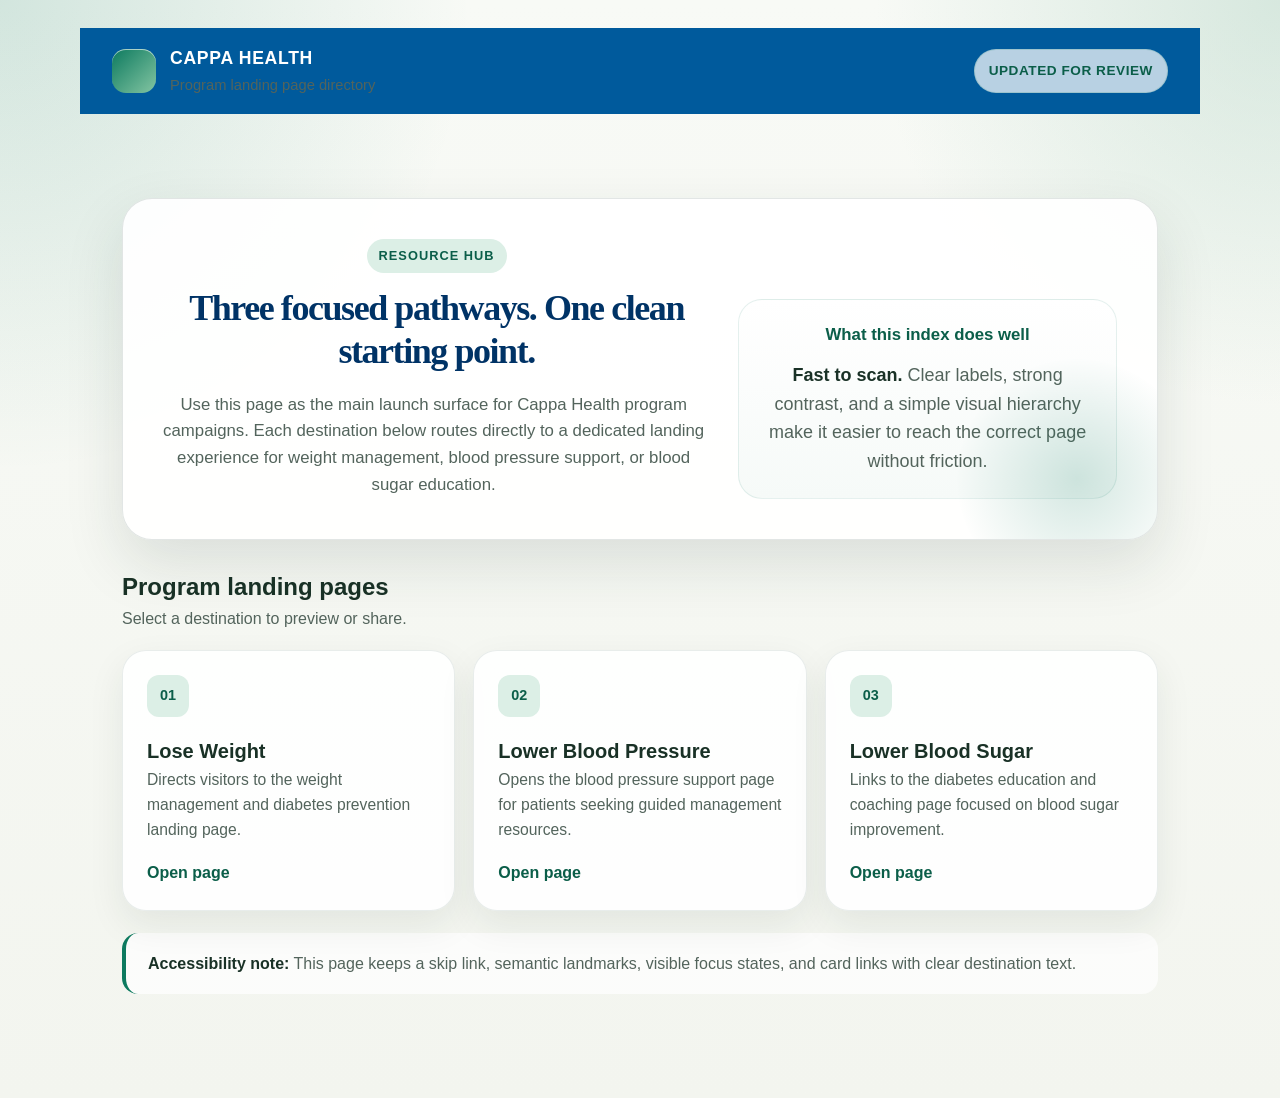
<file: index.html>
<!doctype html>
<html lang="en">
  <head>
    <meta charset="UTF-8" />
    <meta name="viewport" content="width=device-width, initial-scale=1.0" />
    <title>Cappa Health Program Landing Pages</title>
    <link rel="stylesheet" href="web.css" />
    <style>
      :root {
        --page-bg: #f3f5ef;
        --panel-bg: rgba(255, 255, 255, 0.92);
        --panel-border: rgba(21, 55, 44, 0.12);
        --ink: #193126;
        --muted: #53645c;
        --accent: #0d7a5f;
        --accent-deep: #0b5e49;
        --accent-soft: #dcefe6;
        --shadow: 0 24px 60px rgba(25, 49, 38, 0.12);
      }

      body {
        margin: 0;
        min-height: 100vh;
        font-family: "Avenir Next", "Segoe UI", sans-serif;
        color: var(--ink);
        background:
          radial-gradient(
            circle at top left,
            rgba(13, 122, 95, 0.16),
            transparent 28%
          ),
          radial-gradient(
            circle at top right,
            rgba(182, 214, 199, 0.5),
            transparent 24%
          ),
          linear-gradient(180deg, #f8faf6 0%, var(--page-bg) 100%);
      }

      .skip-link {
        z-index: 20;
      }

      .page-shell {
        width: min(1120px, calc(100% - 32px));
        margin: 0 auto;
        padding: 28px 0 56px;
      }

      .masthead {
        display: flex;
        align-items: center;
        justify-content: space-between;
        gap: 16px;
        margin-bottom: 36px;
      }

      .brand {
        display: flex;
        align-items: center;
        gap: 14px;
      }

      .brand-mark {
        width: 44px;
        height: 44px;
        border-radius: 14px;
        background: linear-gradient(135deg, var(--accent) 0%, #83c5a2 100%);
        box-shadow: inset 0 1px 0 rgba(255, 255, 255, 0.6);
      }

      .brand-copy {
        display: grid;
        gap: 2px;
      }

      .brand-name {
        font-size: 1.1rem;
        font-weight: 800;
        letter-spacing: 0.04em;
        text-transform: uppercase;
      }

      .brand-note {
        color: var(--muted);
        font-size: 0.92rem;
      }

      .status-pill {
        padding: 10px 14px;
        border: 1px solid rgba(13, 122, 95, 0.16);
        border-radius: 999px;
        background: rgba(255, 255, 255, 0.72);
        color: var(--accent-deep);
        font-size: 0.85rem;
        font-weight: 700;
        letter-spacing: 0.04em;
        text-transform: uppercase;
      }

      .hero {
        position: relative;
        overflow: hidden;
        padding: 40px;
        border: 1px solid var(--panel-border);
        border-radius: 30px;
        background: var(--panel-bg);
        box-shadow: var(--shadow);
      }

      .hero::after {
        content: "";
        position: absolute;
        inset: auto -40px -60px auto;
        width: 240px;
        height: 240px;
        border-radius: 50%;
        background: radial-gradient(
          circle,
          rgba(13, 122, 95, 0.18) 0%,
          rgba(13, 122, 95, 0) 72%
        );
        pointer-events: none;
      }

      .hero-grid {
        position: relative;
        display: grid;
        grid-template-columns: minmax(0, 1.3fr) minmax(280px, 0.9fr);
        gap: 28px;
        align-items: end;
      }

      .eyebrow {
        display: inline-block;
        margin-bottom: 14px;
        padding: 7px 12px;
        border-radius: 999px;
        background: var(--accent-soft);
        color: var(--accent-deep);
        font-size: 0.8rem;
        font-weight: 700;
        letter-spacing: 0.08em;
        text-transform: uppercase;
      }

      h1 {
        margin: 0;
        font-family: "Iowan Old Style", "Palatino Linotype", serif;
        font-size: clamp(2.6rem, 6vw, 4.8rem);
        line-height: 0.96;
        letter-spacing: -0.04em;
      }

      .hero-copy p {
        max-width: 58ch;
        margin: 18px 0 0;
        color: var(--muted);
        font-size: 1.05rem;
      }

      .hero-panel {
        padding: 22px;
        border-radius: 24px;
        background: linear-gradient(180deg, #ffffff 0%, #f6faf8 100%);
        border: 1px solid rgba(13, 122, 95, 0.1);
      }

      .hero-panel h2 {
        margin: 0 0 12px;
        font-size: 1.05rem;
        color: var(--accent-deep);
      }

      .hero-panel p {
        margin: 0;
        color: var(--muted);
      }

      .hero-panel strong {
        color: var(--ink);
      }

      .programs {
        margin-top: 28px;
      }

      .section-heading {
        display: flex;
        align-items: end;
        justify-content: space-between;
        gap: 16px;
        margin-bottom: 18px;
      }

      .section-heading h2 {
        margin: 0;
        font-size: 1.5rem;
        color: var(--ink);
      }

      .section-heading p {
        margin: 0;
        color: var(--muted);
      }

      .program-grid {
        display: grid;
        grid-template-columns: repeat(3, minmax(0, 1fr));
        gap: 18px;
      }

      .program-card {
        display: grid;
        gap: 18px;
        padding: 24px;
        border-radius: 24px;
        background: rgba(255, 255, 255, 0.9);
        border: 1px solid rgba(21, 55, 44, 0.09);
        box-shadow: 0 14px 36px rgba(25, 49, 38, 0.08);
        text-decoration: none;
        transition:
          transform 0.18s ease,
          box-shadow 0.18s ease,
          border-color 0.18s ease;
      }

      .program-card:hover,
      .program-card:focus-visible {
        transform: translateY(-4px);
        border-color: rgba(13, 122, 95, 0.28);
        box-shadow: 0 20px 44px rgba(25, 49, 38, 0.12);
        text-decoration: none;
      }

      .program-index {
        display: inline-flex;
        align-items: center;
        justify-content: center;
        width: 42px;
        height: 42px;
        border-radius: 12px;
        background: var(--accent-soft);
        color: var(--accent-deep);
        font-size: 0.9rem;
        font-weight: 800;
      }

      .program-card h3 {
        margin: 0;
        color: var(--ink);
        font-size: 1.25rem;
      }

      .program-card p {
        margin: 0;
        color: var(--muted);
        font-size: 0.98rem;
      }

      .program-cta {
        color: var(--accent-deep);
        font-weight: 700;
      }

      .notes {
        margin-top: 22px;
        padding: 18px 22px;
        border-left: 4px solid var(--accent);
        border-radius: 16px;
        background: rgba(255, 255, 255, 0.72);
        color: var(--muted);
      }

      .notes strong {
        color: var(--ink);
      }

      @media (max-width: 900px) {
        .hero-grid,
        .program-grid {
          grid-template-columns: 1fr;
        }

        .hero {
          padding: 28px;
        }
      }

      @media (max-width: 640px) {
        .page-shell {
          width: min(100% - 20px, 1120px);
          padding-top: 18px;
        }

        .masthead,
        .section-heading {
          align-items: start;
          flex-direction: column;
        }

        .hero {
          border-radius: 24px;
          padding: 22px;
        }
      }

      @media (prefers-reduced-motion: reduce) {
        .program-card:hover,
        .program-card:focus-visible {
          transform: none;
        }
      }

    </style>
  </head>
  <body>
    <a class="skip-link" href="#main-content">Skip to main content</a>
    <div class="page-shell">
      <header class="masthead" aria-label="Page header">
        <div class="brand">
          <div class="brand-mark" aria-hidden="true"></div>
          <div class="brand-copy">
            <span class="brand-name">Cappa Health</span>
            <span class="brand-note">Program landing page directory</span>
          </div>
        </div>
        <div class="status-pill">Updated for review</div>
      </header>

      <main id="main-content" tabindex="-1">
        <section class="hero" aria-labelledby="hero-title">
          <div class="hero-grid">
            <div class="hero-copy">
              <span class="eyebrow">Resource hub</span>
              <h1 id="hero-title">
                Three focused pathways. One clean starting point.
              </h1>
              <p>
                Use this page as the main launch surface for Cappa Health
                program campaigns. Each destination below routes directly to a
                dedicated landing experience for weight management, blood
                pressure support, or blood sugar education.
              </p>
            </div>

            <aside class="hero-panel" aria-label="Publishing note">
              <h2>What this index does well</h2>
              <p>
                <strong>Fast to scan.</strong> Clear labels, strong contrast,
                and a simple visual hierarchy make it easier to reach the
                correct page without friction.
              </p>
            </aside>
          </div>
        </section>

        <section class="programs" aria-labelledby="programs-title">
          <div class="section-heading">
            <div>
              <h2 id="programs-title">Program landing pages</h2>
              <p>Select a destination to preview or share.</p>
            </div>
          </div>

          <nav aria-label="Program landing pages">
            <div class="program-grid">
              <a class="program-card" href="program_landings/lose_weight.html">
                <span class="program-index">01</span>
                <div>
                  <h3>Lose Weight</h3>
                  <p>
                    Directs visitors to the weight management and diabetes
                    prevention landing page.
                  </p>
                </div>
                <span class="program-cta">Open page</span>
              </a>

              <a
                class="program-card"
                href="program_landings/lower_blood_pressure.html"
              >
                <span class="program-index">02</span>
                <div>
                  <h3>Lower Blood Pressure</h3>
                  <p>
                    Opens the blood pressure support page for patients seeking
                    guided management resources.
                  </p>
                </div>
                <span class="program-cta">Open page</span>
              </a>

              <a
                class="program-card"
                href="program_landings/lower_blood_sugar.html"
              >
                <span class="program-index">03</span>
                <div>
                  <h3>Lower Blood Sugar</h3>
                  <p>
                    Links to the diabetes education and coaching page focused on
                    blood sugar improvement.
                  </p>
                </div>
                <span class="program-cta">Open page</span>
              </a>
            </div>
          </nav>

          <div class="notes">
            <strong>Accessibility note:</strong> This page keeps a skip link,
            semantic landmarks, visible focus states, and card links with clear
            destination text.
          </div>
        </section>
      </main>
    </div>
  </body>
</html>
</file>
<file: web.css>
/* web.css — Cappa Health Landing Page Styles (designed to meet WCAG 2.1 AA guidelines) */

/* ===== Reset & Base ===== */
*,
*::before,
*::after {
  box-sizing: border-box;
  margin: 0;
  padding: 0;
}

html {
  font-size: 100%;
  scroll-behavior: smooth;
}

@media (prefers-reduced-motion: reduce) {
  html {
    scroll-behavior: auto;
  }

  *,
  *::before,
  *::after {
    animation: none !important;
    transition: none !important;
  }
}

body {
  font-family: "Segoe UI", Arial, sans-serif;
  font-size: 1rem;
  line-height: 1.6;
  color: #1a1a1a;
  background-color: #ffffff;
}

/* ===== Skip Navigation (WCAG 2.4.1) ===== */
.skip-link {
  position: absolute;
  top: -3rem;
  left: 0;
  background: #005a9c;
  color: #ffffff;
  padding: 0.5rem 1rem;
  text-decoration: none;
  font-weight: 700;
  z-index: 100;
  border-radius: 0 0 4px 0;
}

.skip-link:focus {
  top: 0;
}

/* ===== Focus Indicator (WCAG 2.4.7) ===== */
:focus-visible {
  outline: 3px solid #005a9c;
  outline-offset: 2px;
}

/* ===== State Badge ===== */
.state-badge {
  display: inline-block;
  background-color: #ffffff;
  color: #003366;
  font-size: 0.8rem;
  font-weight: 800;
  letter-spacing: 0.05em;
  padding: 0.15rem 0.5rem;
  border-radius: 3px;
  vertical-align: middle;
  cursor: default;
  user-select: none;
}

/* ===== Header / Navigation ===== */
header {
  background-color: #005a9c;
  color: #ffffff;
  padding: 1rem 2rem;
}

.header-inner {
  max-width: 1100px;
  margin: 0 auto;
  display: flex;
  align-items: center;
  justify-content: space-between;
  flex-wrap: wrap;
  gap: 1rem;
}

.site-logo {
  font-size: 1.5rem;
  font-weight: 700;
  color: #ffffff;
  text-decoration: none;
  letter-spacing: 0.02em;
}

.site-logo:focus-visible {
  outline-color: #ffffff;
}

.main-nav ul {
  list-style: none;
  display: flex;
  gap: 1.5rem;
  flex-wrap: wrap;
}

.main-nav a {
  color: #ffffff;
  text-decoration: none;
  font-weight: 600;
  font-size: 0.95rem;
  border-bottom: 2px solid transparent;
  padding-bottom: 2px;
  transition: border-color 0.2s ease;
}

.main-nav a:hover,
.main-nav a:focus-visible {
  border-bottom-color: #ffffff;
}

.main-nav a:focus-visible {
  outline: 3px solid #ffffff;
  outline-offset: 3px;
  border-radius: 3px;
  box-shadow: 0 0 0 2px #003f6e;
}

/* ===== Hero Section ===== */
.hero {
  background-color: #e8f4fd;
  padding: 4rem 2rem;
  text-align: center;
}

.hero-inner {
  max-width: 760px;
  margin: 0 auto;
}

.hero h1 {
  font-size: 2.25rem;
  font-weight: 800;
  color: #003366;
  line-height: 1.2;
  margin-bottom: 1rem;
}

.hero p {
  font-size: 1.125rem;
  color: #1a1a1a;
  margin-bottom: 2rem;
}

.btn-primary {
  display: inline-block;
  background-color: #005a9c;
  color: #ffffff;
  padding: 0.75rem 2rem;
  border-radius: 4px;
  text-decoration: none;
  font-weight: 700;
  font-size: 1rem;
  transition: background-color 0.2s ease;
}

.btn-primary:hover {
  background-color: #003f6e;
}

/* ===== Main Content ===== */
main {
  max-width: 1100px;
  margin: 0 auto;
  padding: 3rem 2rem;
}

/* ===== Services Section ===== */
.services h2,
.about h2,
.contact h2 {
  font-size: 1.75rem;
  color: #003366;
  margin-bottom: 1.5rem;
  font-weight: 700;
}

.services-grid {
  display: grid;
  grid-template-columns: repeat(auto-fit, minmax(220px, 1fr));
  gap: 1.5rem;
  margin-bottom: 3rem;
}

.service-card {
  background-color: #f4f8fb;
  border: 1px solid #cce0f0;
  border-radius: 6px;
  padding: 1.5rem;
}

.service-card h3 {
  font-size: 1.1rem;
  color: #003366;
  margin-bottom: 0.5rem;
  font-weight: 700;
}

.service-card p {
  font-size: 0.95rem;
  color: #333333;
}

/* ===== About Section ===== */
.about {
  margin-bottom: 3rem;
}

.about p {
  font-size: 1rem;
  color: #1a1a1a;
  max-width: 720px;
}

/* ===== Contact Section ===== */
.contact {
  margin-bottom: 3rem;
}

.contact address {
  font-style: normal;
  font-size: 1rem;
  color: #1a1a1a;
  line-height: 1.8;
}

.contact a {
  color: #005a9c;
  font-weight: 600;
}

.contact a:hover {
  text-decoration: underline;
}

/* ===== Footer ===== */
footer {
  background-color: #003366;
  color: #e0eaf5;
  text-align: center;
  padding: 1.5rem 2rem;
  font-size: 0.875rem;
}

footer a {
  color: #aad4f5;
  text-decoration: underline;
}

footer a:hover {
  color: #ffffff;
}

/* ===== Responsive ===== */
@media (max-width: 600px) {
  .hero h1 {
    font-size: 1.75rem;
  }

  .services h2,
  .about h2,
  .contact h2 {
    font-size: 1.4rem;
  }

  .main-nav ul {
    gap: 1rem;
  }
}
</file>
